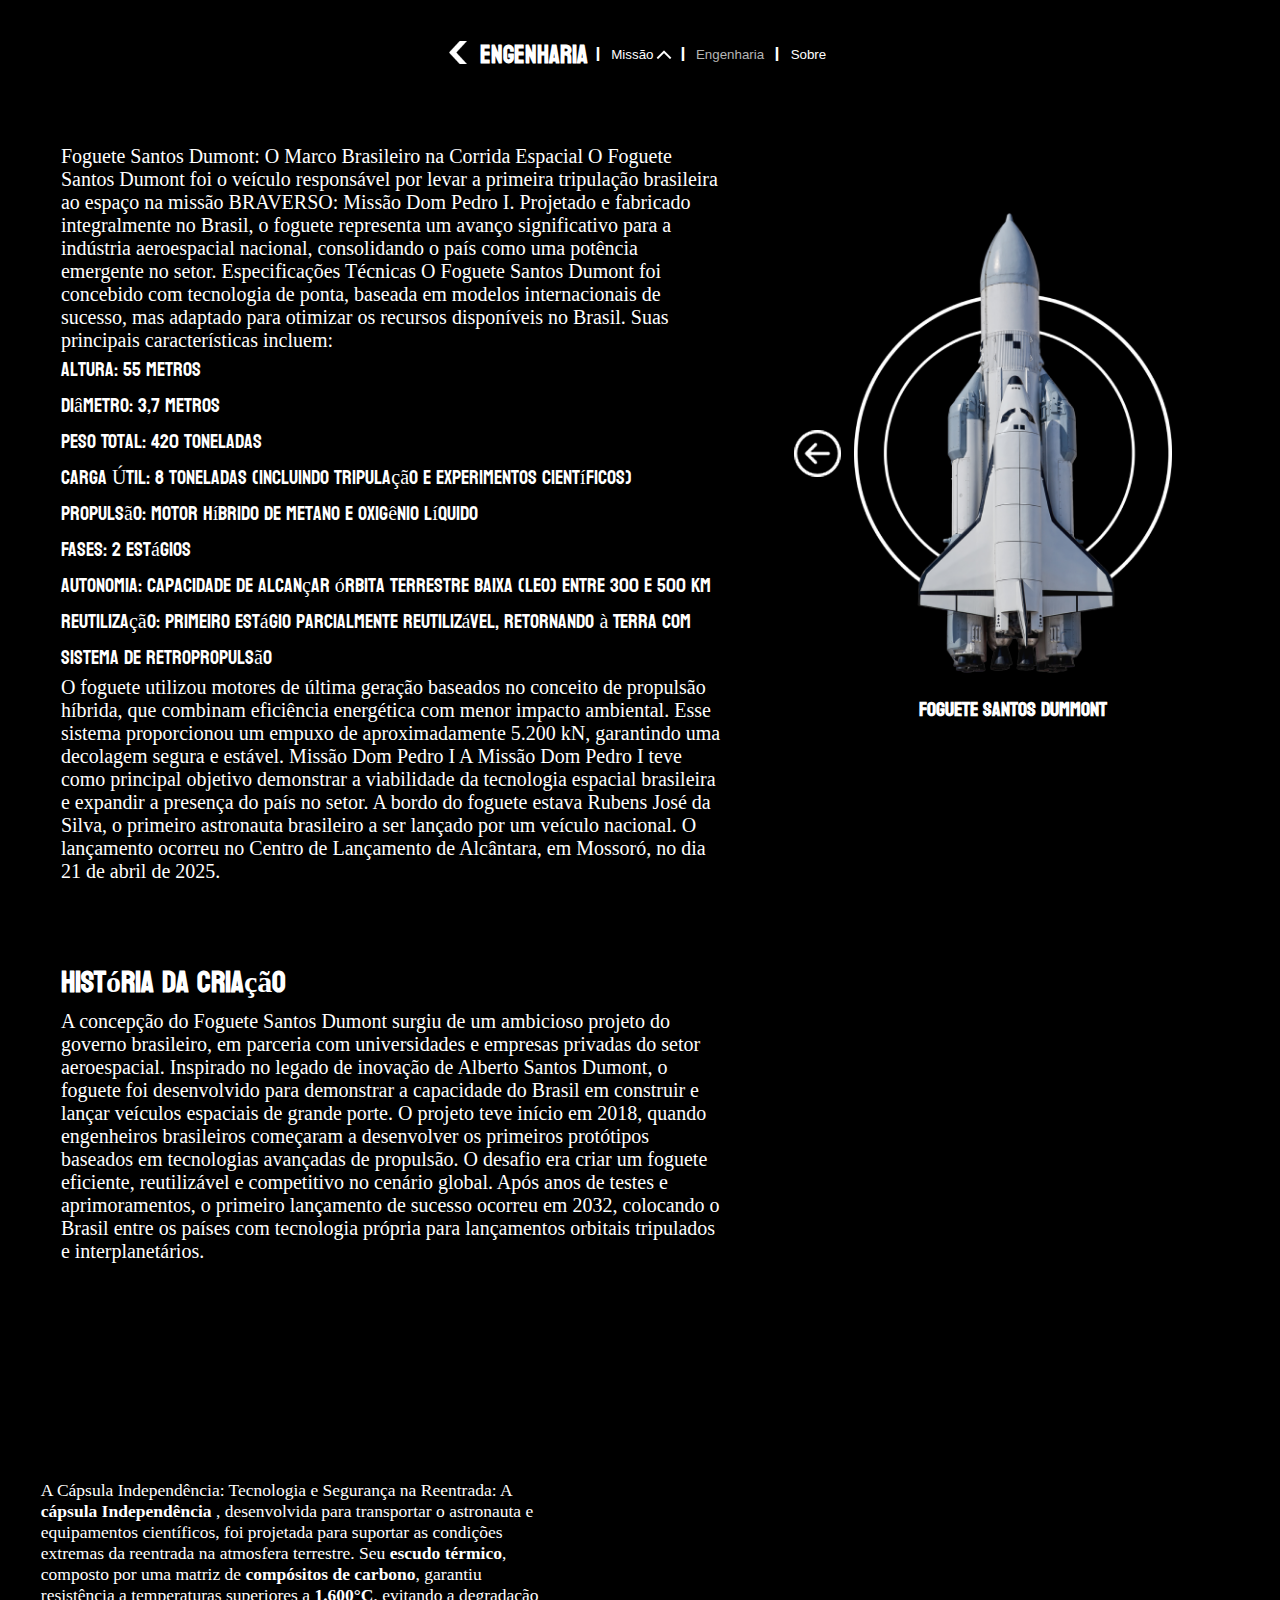
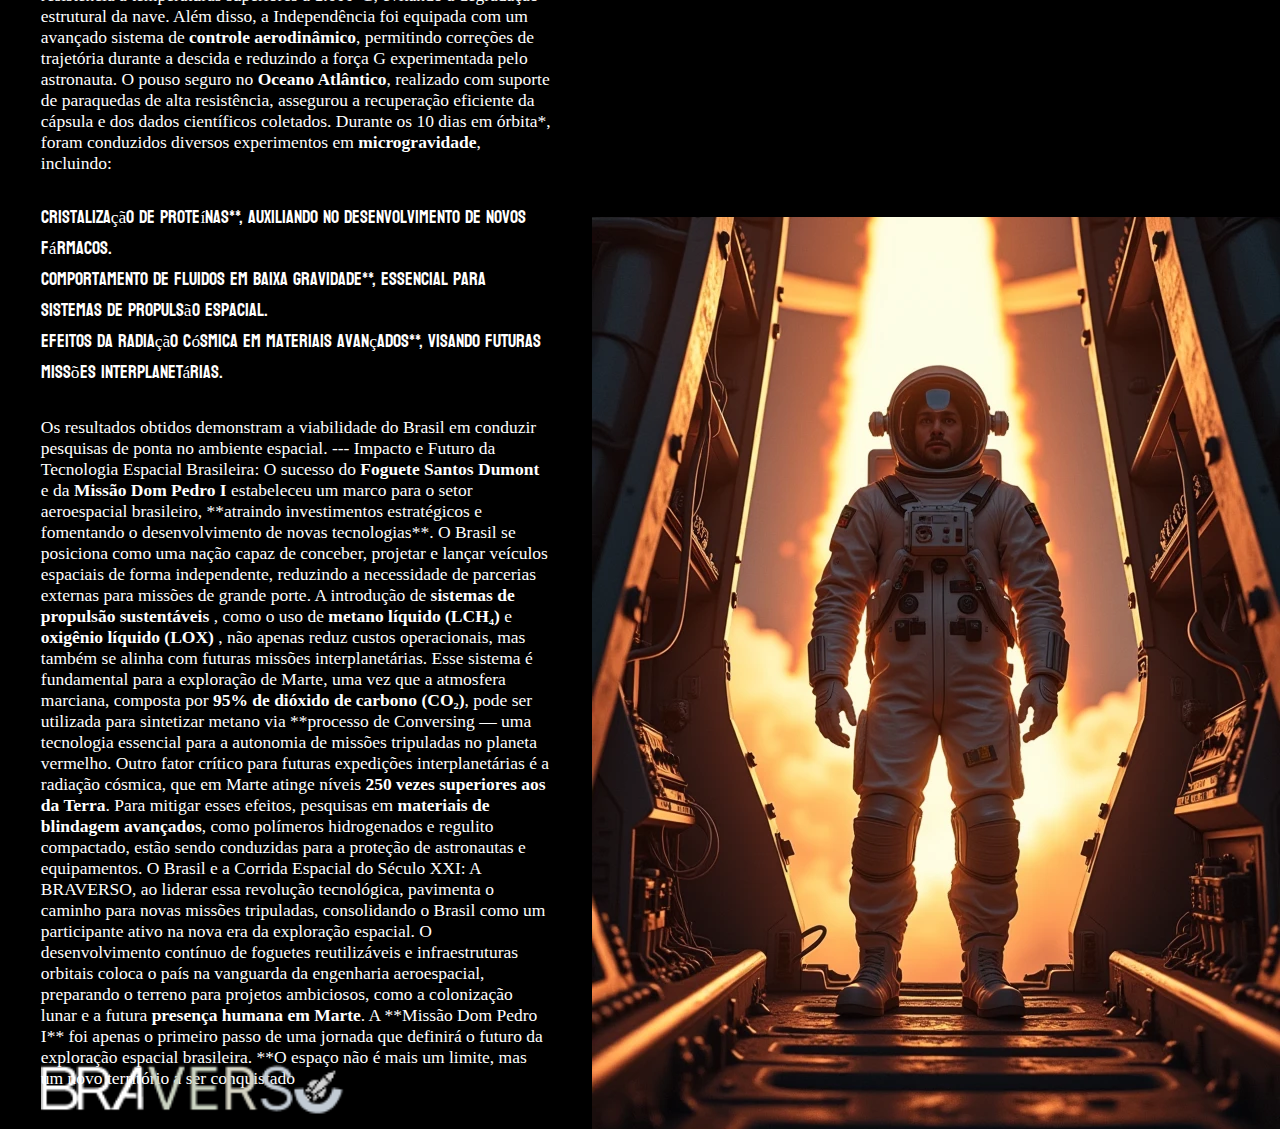
<file: src/pages/engenharia/engenharia.html>
<!DOCTYPE html>
<html lang="en">

<head>
    <meta charset="UTF-8">
    <meta http-equiv="X-UA-Compatible" content="IE=edge">
    <meta name="viewport" content="width=device-width, initial-scale=1.0">
    <link rel="icon" href="../../assets/images/dark-logo.png">
    <link rel="stylesheet" href="../../styles/vendors/reset.css">
    <link href="https://fonts.googleapis.com/css2?family=Koulen&display=swap" rel="stylesheet">
    <link rel="stylesheet" href="../../styles/global.css">
    <link rel="stylesheet" href="../../styles/components/navegacao.css">
    <link rel="stylesheet" href="engenharia.css">
    <title>Braverso - ENGENHARIA</title>
</head>

<body>


    <main>
        <nav class="menu-navegacao">
            <div id="mennav-caixa">
                <a href="../../pages/principal/principal.html" id="botao-voltar">
                    <img src="../../assets/images/voltar.png" alt="">
                </a>


                <h2>ENGENHARIA</h2>

                <span class="span-divisor">|</span>
                <div>
                    <div class="mennav-link" id="mennav-link-to-missao">
                        <button class="mennav-link-btn">Missão</button>
                        <img src="../../assets/images/dropdown.png" alt="">
                        <div class="menu-dropdown" id="menu-dropdown-missao">
                            <a href="../missaodpedro/missaodpedro.html" id="link-to-missao-1"
                                class="link-to-missao">Missão 1</a>
                            <a href="../missaoisabel/missaoisabel.html" id="link-to-missao-2"
                                class="link-to-missao">Missão 2</a>
                        </div>
                    </div>

                </div>

                <span class="span-divisor">|</span>

                <a class="mennav-link" id="mennav-link-to-engenharia">
                    <button class="mennav-link-btn" style="color: rgb(182, 182, 182);">Engenharia</button>
                </a>

                <span class="span-divisor">|</span>

                <a href="../sobre/sobre.html" class="mennav-link" id="mennav-link-to-sobre">
                    <button class="mennav-link-btn">Sobre</button>
                </a>
            </div>
        </nav>

        <section id="section-1">
            <div class="caixa-foguete">
                <a href="../../pages/engenharia/engenharia2.html">
                    <button>
                        <img src="../../assets/images/trocar-foguete.png" alt="">
                    </button>
                </a>
                <div id="caixa-imagem-foguete">
                    <img id="foguete-santos-dummont" src="../../assets/images/foguete-santos-dummont.png" alt="">
                    <div id="titulo">
                        <h4 id="nome-foguete">FOGUETE SANTOS DUMMONT</h4>
                    </div>
                </div>

            </div>
            <div>
                <div id="caixa-info">

                    <div class="caixa-texto" id="texto-info-sec1">
                        <p>
                            Foguete Santos Dumont: O Marco Brasileiro na Corrida Espacial
                            O Foguete Santos Dumont foi o veículo responsável por levar a primeira tripulação brasileira
                            ao
                            espaço na missão BRAVERSO: Missão Dom Pedro I. Projetado e fabricado integralmente no
                            Brasil, o
                            foguete representa um avanço significativo para a indústria aeroespacial nacional,
                            consolidando
                            o país como uma potência emergente no setor.
                            Especificações Técnicas
                            O Foguete Santos Dumont foi concebido com tecnologia de ponta, baseada em modelos
                            internacionais
                            de sucesso, mas adaptado para otimizar os recursos disponíveis no Brasil. Suas principais
                            características incluem:
                        <ul>
                            <li>Altura: 55 metros</li>
                            <li>Diâmetro: 3,7 metros</li>
                            <li>Peso Total: 420 toneladas</li>
                            <li>Carga Útil: 8 toneladas (incluindo tripulação e experimentos científicos)</li>
                            <li>Propulsão: Motor híbrido de metano e oxigênio líquido</li>
                            <li>Fases: 2 estágios</li>
                            <li>Autonomia: Capacidade de alcançar órbita terrestre baixa (LEO) entre 300 e 500 km</li>
                            <li>Reutilização: Primeiro estágio parcialmente reutilizável, retornando à Terra com sistema
                                de
                                retropropulsão</li>
                        </ul>
                        <p>
                            O foguete utilizou motores de última geração baseados no conceito de propulsão híbrida, que
                            combinam eficiência energética com menor impacto ambiental. Esse sistema proporcionou um
                            empuxo
                            de aproximadamente 5.200 kN, garantindo uma decolagem segura e estável.
                            Missão Dom Pedro I
                            A Missão Dom Pedro I teve como principal objetivo demonstrar a viabilidade da tecnologia
                            espacial brasileira e expandir a presença do país no setor. A bordo do foguete estava Rubens
                            José da Silva, o primeiro astronauta brasileiro a ser lançado por um veículo nacional. O
                            lançamento ocorreu no Centro de Lançamento de Alcântara, em Mossoró, no dia 21 de abril de
                            2025.
                        </p>
                        <br>
                        <br>
                        </p>
                        <h2 id="titulo-historia">História da Criação</h2>
                        <p>
                            A concepção do Foguete Santos Dumont surgiu de um ambicioso projeto do governo brasileiro,
                            em
                            parceria com universidades e empresas privadas do setor aeroespacial. Inspirado no legado de
                            inovação de Alberto Santos Dumont, o foguete foi desenvolvido para demonstrar a capacidade
                            do
                            Brasil em construir e lançar veículos espaciais de grande porte.
                            O projeto teve início em 2018, quando engenheiros brasileiros começaram a desenvolver os
                            primeiros protótipos baseados em tecnologias avançadas de propulsão. O desafio era criar um
                            foguete eficiente, reutilizável e competitivo no cenário global. Após anos de testes e
                            aprimoramentos, o primeiro lançamento de sucesso ocorreu em 2032, colocando o Brasil entre
                            os
                            países com tecnologia própria para lançamentos orbitais tripulados e interplanetários.</p>
                    </div>
                </div>
            </div>
        </section>

        <section id="section-2">
            <div class="caixa-texto" id="caixa-texto-2">
                <p>
                    A Cápsula Independência: Tecnologia e Segurança na Reentrada:
                    A <strong>cápsula Independência</strong> , desenvolvida para transportar o astronauta e equipamentos científicos,
                    foi projetada para suportar as condições extremas da reentrada na atmosfera terrestre. Seu <strong>escudo
                    térmico</strong>, composto por uma matriz de <strong>compósitos de carbono</strong>, garantiu
                    resistência a temperaturas superiores a <strong>1.600°C</strong>, evitando a degradação estrutural da nave.

                    Além disso, a Independência foi equipada com um avançado sistema de <strong>controle aerodinâmico</strong>,
                    permitindo correções de trajetória durante a descida e reduzindo a força G experimentada pelo
                    astronauta. O pouso seguro no <strong>Oceano Atlântico</strong>, realizado com suporte de paraquedas de alta
                    resistência, assegurou a recuperação eficiente da cápsula e dos dados científicos coletados.

                    Durante os 10 dias em órbita*, foram conduzidos diversos experimentos em <strong>microgravidade</strong>,
                    incluindo:

                    <ul>
                        <li>Cristalização de proteínas**, auxiliando no desenvolvimento de novos fármacos.</li>
                        <li>Comportamento de fluidos em baixa gravidade**, essencial para sistemas de propulsão espacial.</li>
                        <li>Efeitos da radiação cósmica em materiais avançados**, visando futuras missões interplanetárias.</li>
                    </ul>

                    <p>
                    Os resultados obtidos demonstram a viabilidade do Brasil em conduzir pesquisas de ponta no ambiente
                    espacial.

                    ---

                    Impacto e Futuro da Tecnologia Espacial Brasileira: 
                    O sucesso do <strong>Foguete Santos Dumont</strong> e da <strong>Missão Dom Pedro I</strong> estabeleceu um marco para o setor
                    aeroespacial brasileiro, **atraindo investimentos estratégicos e fomentando o desenvolvimento de
                    novas tecnologias**. O Brasil se posiciona como uma nação capaz de conceber, projetar e lançar
                    veículos espaciais de forma independente, reduzindo a necessidade de parcerias externas para missões
                    de grande porte.

                    A introdução de <strong>sistemas de propulsão sustentáveis</strong> , como o uso de <strong>metano líquido (LCH₄)</strong> e <strong> oxigênio líquido (LOX)</strong>
                   , não apenas reduz custos operacionais, mas também se alinha com futuras
                    missões interplanetárias. Esse sistema é fundamental para a exploração de Marte, uma vez que a
                    atmosfera marciana, composta por <strong> 95% de dióxido de carbono (CO₂)</strong>, pode ser utilizada para
                    sintetizar metano via **processo de Conversing — uma tecnologia essencial para a autonomia de
                    missões tripuladas no planeta vermelho.

                    Outro fator crítico para futuras expedições interplanetárias é a radiação cósmica, que em Marte
                    atinge níveis <strong>250 vezes superiores aos da Terra</strong>. Para mitigar esses efeitos, pesquisas em
                    <strong>materiais de blindagem avançados</strong>, como polímeros hidrogenados e regulito compactado, estão sendo
                    conduzidas para a proteção de astronautas e equipamentos.

                    O Brasil e a Corrida Espacial do Século XXI:
                    A BRAVERSO, ao liderar essa revolução tecnológica, pavimenta o caminho para novas missões
                    tripuladas, consolidando o Brasil como um participante ativo na nova era da exploração espacial. O
                    desenvolvimento contínuo de foguetes reutilizáveis e infraestruturas orbitais coloca o país na
                    vanguarda da engenharia aeroespacial, preparando o terreno para projetos ambiciosos, como a
                    colonização lunar e a futura <strong>presença humana em Marte</strong>.

                    A **Missão Dom Pedro I** foi apenas o primeiro passo de uma jornada que definirá o futuro da
                    exploração espacial brasileira. **O espaço não é mais um limite, mas um novo território a ser
                    conquistado </p>

                <img id="logo" src="../../assets/images/logo.png" alt="">
            </div>



            <img id="imagem-do-astronauta" src="../../assets/images/astronauta-marte.png" alt="">
        </section>
    </main>






</body>

</html>
</file>
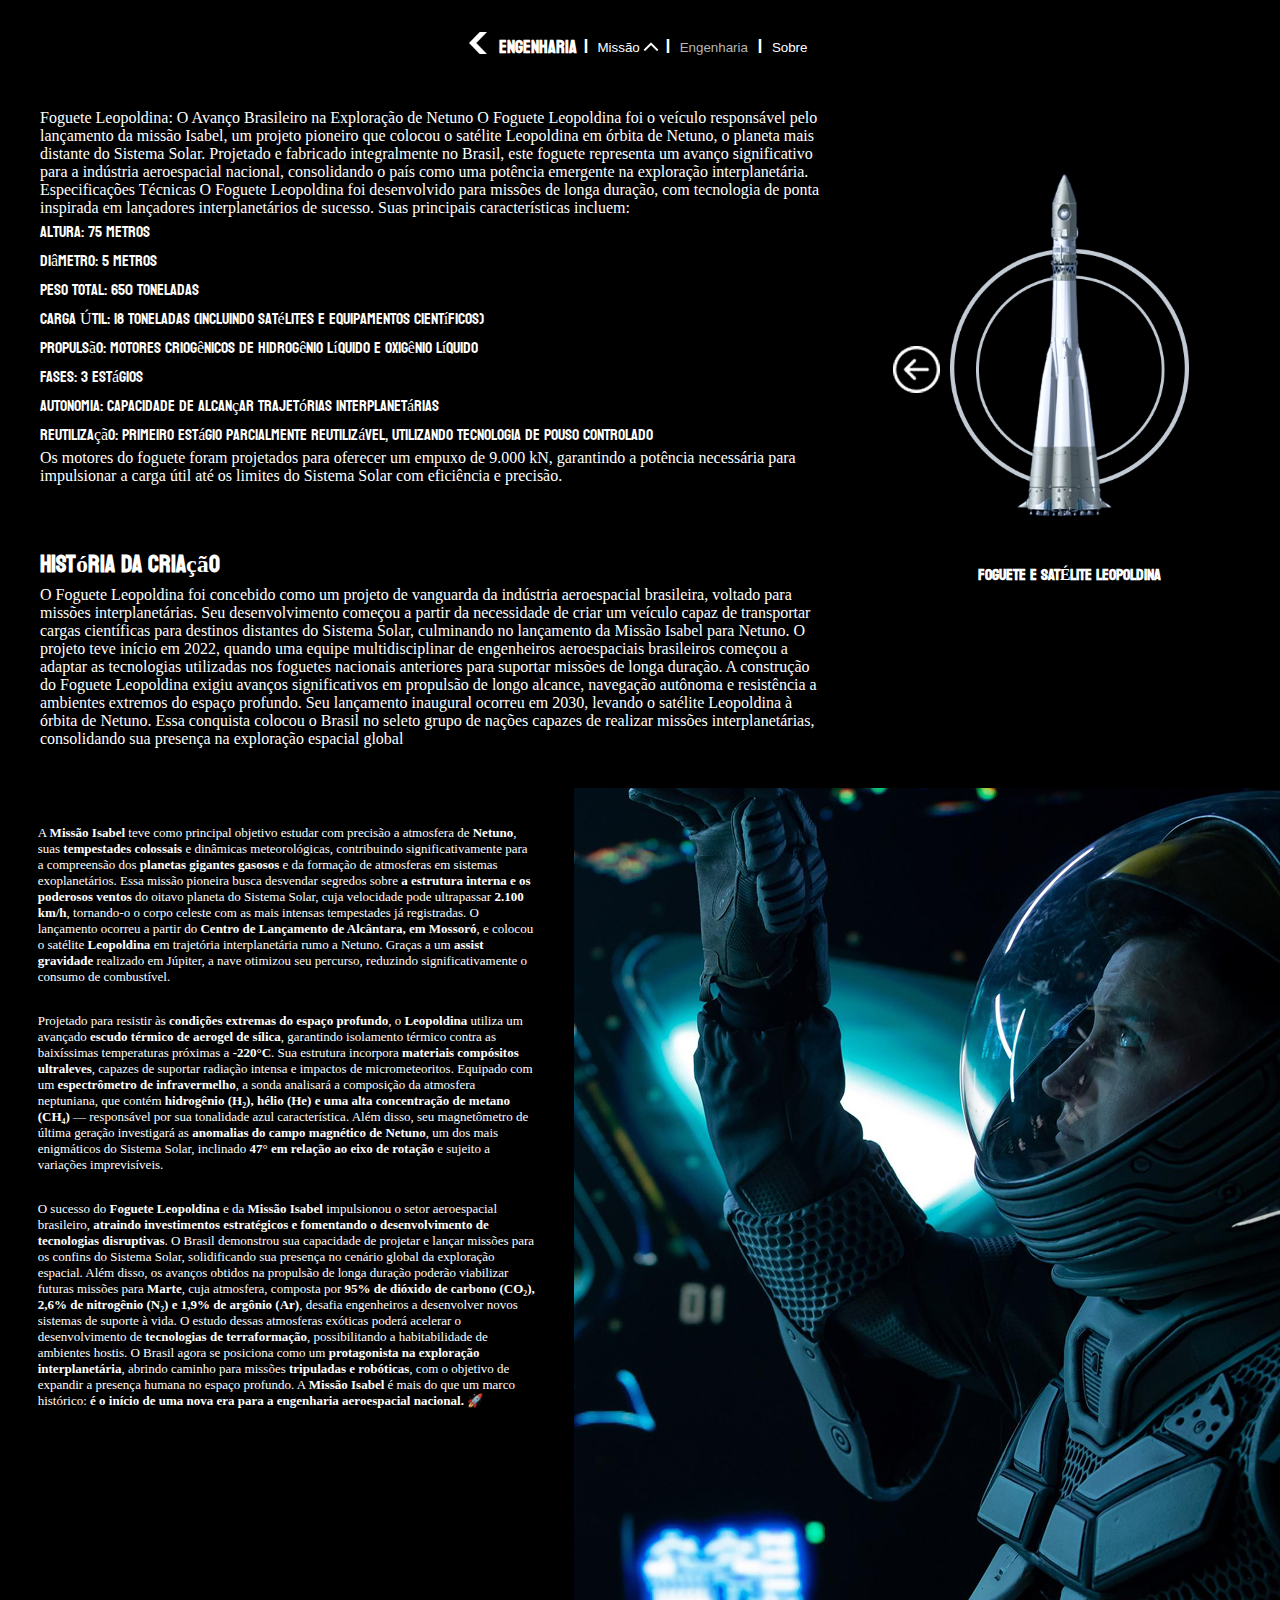
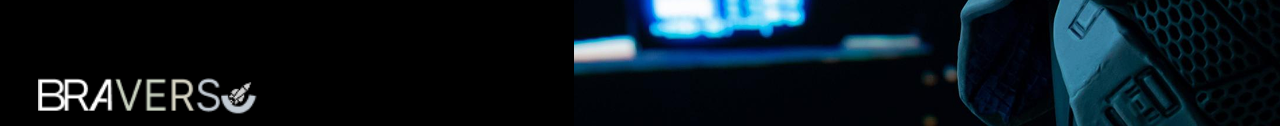
<file: src/pages/engenharia/engenharia2.html>
<!DOCTYPE html>
<html lang="en">

<head>
    <meta charset="UTF-8">
    <meta http-equiv="X-UA-Compatible" content="IE=edge">
    <meta name="viewport" content="width=device-width, initial-scale=1.0">
    <link rel="icon" href="../../assets/images/dark-logo.png">
    <link rel="stylesheet" href="../../styles/vendors/reset.css">
    <link href="https://fonts.googleapis.com/css2?family=Koulen&display=swap" rel="stylesheet">
    <link rel="stylesheet" href="../../styles/global.css">
    <link rel="stylesheet" href="../../styles/components/navegacao.css">
    <link rel="stylesheet" href="engenharia2.css">
    <title>Braverso - ENGENHARIA</title>
</head>

<body>


    <main>
        <nav class="menu-navegacao">
            <div id="mennav-caixa">
                <a href="../../pages/principal/principal.html" id="botao-voltar">
                    <img src="../../assets/images/voltar.png" alt="">
                </a>


                <h2>ENGENHARIA</h2>

                <span class="span-divisor">|</span>
                <div>
                    <div class="mennav-link" id="mennav-link-to-missao">
                        <button class="mennav-link-btn">Missão</button>
                        <img src="../../assets/images/dropdown.png" alt="">
                        <div class="menu-dropdown" id="menu-dropdown-missao">
                            <a href="../missaodpedro/missaodpedro.html" id="link-to-missao-1"
                                class="link-to-missao">Missão 1</a>
                            <a href="../missaoisabel/missaoisabel.html" id="link-to-missao-2"
                                class="link-to-missao">Missão 2</a>
                        </div>
                    </div>

                </div>

                <span class="span-divisor">|</span>

                <a class="mennav-link" id="mennav-link-to-engenharia">
                    <button class="mennav-link-btn" style="color: rgb(182, 182, 182);">Engenharia</button>
                </a>

                <span class="span-divisor">|</span>

                <a href="../sobre/sobre.html" class="mennav-link" id="mennav-link-to-sobre">
                    <button class="mennav-link-btn">Sobre</button>
                </a>
            </div>
        </nav>

        <section id="section-1">
            <div class="caixa-foguete">
                <a href="../../pages/engenharia/engenharia.html">
                    <button>
                        <img src="../../assets/images/trocar-foguete.png" alt="">
                    </button>
                </a>
                <div id="caixa-imagem-foguete">
                    <img id="foguete-santos-dummont" src="../../assets/images/foguete-leopoldina (1).png" alt="">
                    <div id="titulo">
                        <h4 id="nome-foguete">FOGUETE E SATÉLITE LEOPOLDINA</h4>
                    </div>
                </div>

            </div>
            <div>
                <div id="caixa-info">

                    <div class="caixa-texto" id="texto-info-sec1">
                        <p>
                            Foguete Leopoldina: O Avanço Brasileiro na Exploração de Netuno
                            O Foguete Leopoldina foi o veículo responsável pelo lançamento da missão Isabel, um projeto
                            pioneiro que colocou o satélite Leopoldina em órbita de Netuno, o planeta mais distante do
                            Sistema Solar. Projetado e fabricado integralmente no Brasil, este foguete representa um
                            avanço significativo para a indústria aeroespacial nacional, consolidando o país como uma
                            potência emergente na exploração interplanetária.
                            Especificações Técnicas
                            O Foguete Leopoldina foi desenvolvido para missões de longa duração, com tecnologia de ponta
                            inspirada em lançadores interplanetários de sucesso. Suas principais características
                            incluem:
                        </p>
                        <ul>
                            <li>Altura: 75 metros</li>
                            <li>Diâmetro: 5 metros</li>
                            <li>Peso Total: 650 toneladas</li>
                            <li>Carga Útil: 18 toneladas (incluindo satélites e equipamentos científicos)</li>
                            <li>Propulsão: Motores criogênicos de hidrogênio líquido e oxigênio líquido</li>
                            <li>Fases: 3 estágios</li>
                            <li>Autonomia: Capacidade de alcançar trajetórias interplanetárias</li>
                            <li>Reutilização: Primeiro estágio parcialmente reutilizável, utilizando tecnologia de pouso
                                controlado</li>
                        </ul>
                        <p>
                            Os motores do foguete foram projetados para oferecer um empuxo de 9.000 kN, garantindo a
                            potência necessária para impulsionar a carga útil até os limites do Sistema Solar com
                            eficiência e precisão.
                        </p>


                        </p>
                        <br>
                        <br>
                        </p>
                        <h2 id="titulo-historia">História da Criação</h2>
                        <p>
                            O Foguete Leopoldina foi concebido como um projeto de vanguarda da indústria aeroespacial
                            brasileira, voltado para missões interplanetárias. Seu desenvolvimento começou a partir da
                            necessidade de criar um veículo capaz de transportar cargas científicas para destinos
                            distantes do Sistema Solar, culminando no lançamento da Missão Isabel para Netuno.
                            O projeto teve início em 2022, quando uma equipe multidisciplinar de engenheiros
                            aeroespaciais brasileiros começou a adaptar as tecnologias utilizadas nos foguetes nacionais
                            anteriores para suportar missões de longa duração. A construção do Foguete Leopoldina exigiu
                            avanços significativos em propulsão de longo alcance, navegação autônoma e resistência a
                            ambientes extremos do espaço profundo.
                            Seu lançamento inaugural ocorreu em 2030, levando o satélite Leopoldina à órbita de Netuno.
                            Essa conquista colocou o Brasil no seleto grupo de nações capazes de realizar missões
                            interplanetárias, consolidando sua presença na exploração espacial global</p>
                    </div>
                </div>
            </div>
        </section>

        <section id="section-2">
            <div class="caixa-texto" id="caixa-texto-2">
                <p>
                <p>A <strong>Missão Isabel</strong> teve como principal objetivo estudar com precisão a atmosfera de
                    <strong>Netuno</strong>, suas <strong>tempestades colossais</strong> e dinâmicas meteorológicas,
                    contribuindo significativamente para a compreensão dos <strong>planetas gigantes gasosos</strong> e
                    da formação de atmosferas em sistemas exoplanetários. Essa missão pioneira busca desvendar segredos
                    sobre <strong>a estrutura interna e os poderosos ventos</strong> do oitavo planeta do Sistema Solar,
                    cuja velocidade pode ultrapassar <strong>2.100 km/h</strong>, tornando-o o corpo celeste com as mais
                    intensas tempestades já registradas. O lançamento ocorreu a partir do <strong>Centro de Lançamento
                        de Alcântara, em Mossoró</strong>, e colocou o satélite <strong>Leopoldina</strong> em
                    trajetória interplanetária rumo a Netuno. Graças a um <strong>assist gravidade</strong> realizado em
                    Júpiter, a nave otimizou seu percurso, reduzindo significativamente o consumo de combustível.</p>

                <p>Projetado para resistir às <strong>condições extremas do espaço profundo</strong>, o
                    <strong>Leopoldina</strong> utiliza um avançado <strong>escudo térmico de aerogel de
                        sílica</strong>, garantindo isolamento térmico contra as baixíssimas temperaturas próximas a
                    <strong>-220°C</strong>. Sua estrutura incorpora <strong>materiais compósitos ultraleves</strong>,
                    capazes de suportar radiação intensa e impactos de micrometeoritos. Equipado com um
                    <strong>espectrômetro de infravermelho</strong>, a sonda analisará a composição da atmosfera
                    neptuniana, que contém <strong>hidrogênio (H₂), hélio (He) e uma alta concentração de metano
                        (CH₄)</strong> — responsável por sua tonalidade azul característica. Além disso, seu
                    magnetômetro de última geração investigará as <strong>anomalias do campo magnético de
                        Netuno</strong>, um dos mais enigmáticos do Sistema Solar, inclinado <strong>47° em relação ao
                        eixo de rotação</strong> e sujeito a variações imprevisíveis.</p>

                <p>O sucesso do <strong>Foguete Leopoldina</strong> e da <strong>Missão Isabel</strong> impulsionou o
                    setor aeroespacial brasileiro, <strong>atraindo investimentos estratégicos e fomentando o
                        desenvolvimento de tecnologias disruptivas</strong>. O Brasil demonstrou sua capacidade de
                    projetar e lançar missões para os confins do Sistema Solar, solidificando sua presença no cenário
                    global da exploração espacial. Além disso, os avanços obtidos na propulsão de longa duração poderão
                    viabilizar futuras missões para <strong>Marte</strong>, cuja atmosfera, composta por <strong>95% de
                        dióxido de carbono (CO₂), 2,6% de nitrogênio (N₂) e 1,9% de argônio (Ar)</strong>, desafia
                    engenheiros a desenvolver novos sistemas de suporte à vida. O estudo dessas atmosferas exóticas
                    poderá acelerar o desenvolvimento de <strong>tecnologias de terraformação</strong>, possibilitando a
                    habitabilidade de ambientes hostis. O Brasil agora se posiciona como um <strong>protagonista na
                        exploração interplanetária</strong>, abrindo caminho para missões <strong>tripuladas e
                        robóticas</strong>, com o objetivo de expandir a presença humana no espaço profundo. A
                    <strong>Missão Isabel</strong> é mais do que um marco histórico: <strong>é o início de uma nova era
                        para a engenharia aeroespacial nacional.</strong> 🚀</p>


                <img id="logo" src="../../assets/images/logo.png" alt="">
            </div>



            <img id="imagem-do-astronauta" src="../../assets/images/astronauta-netuno.png" alt="">
        </section>
    </main>






</body>

</html>
</file>
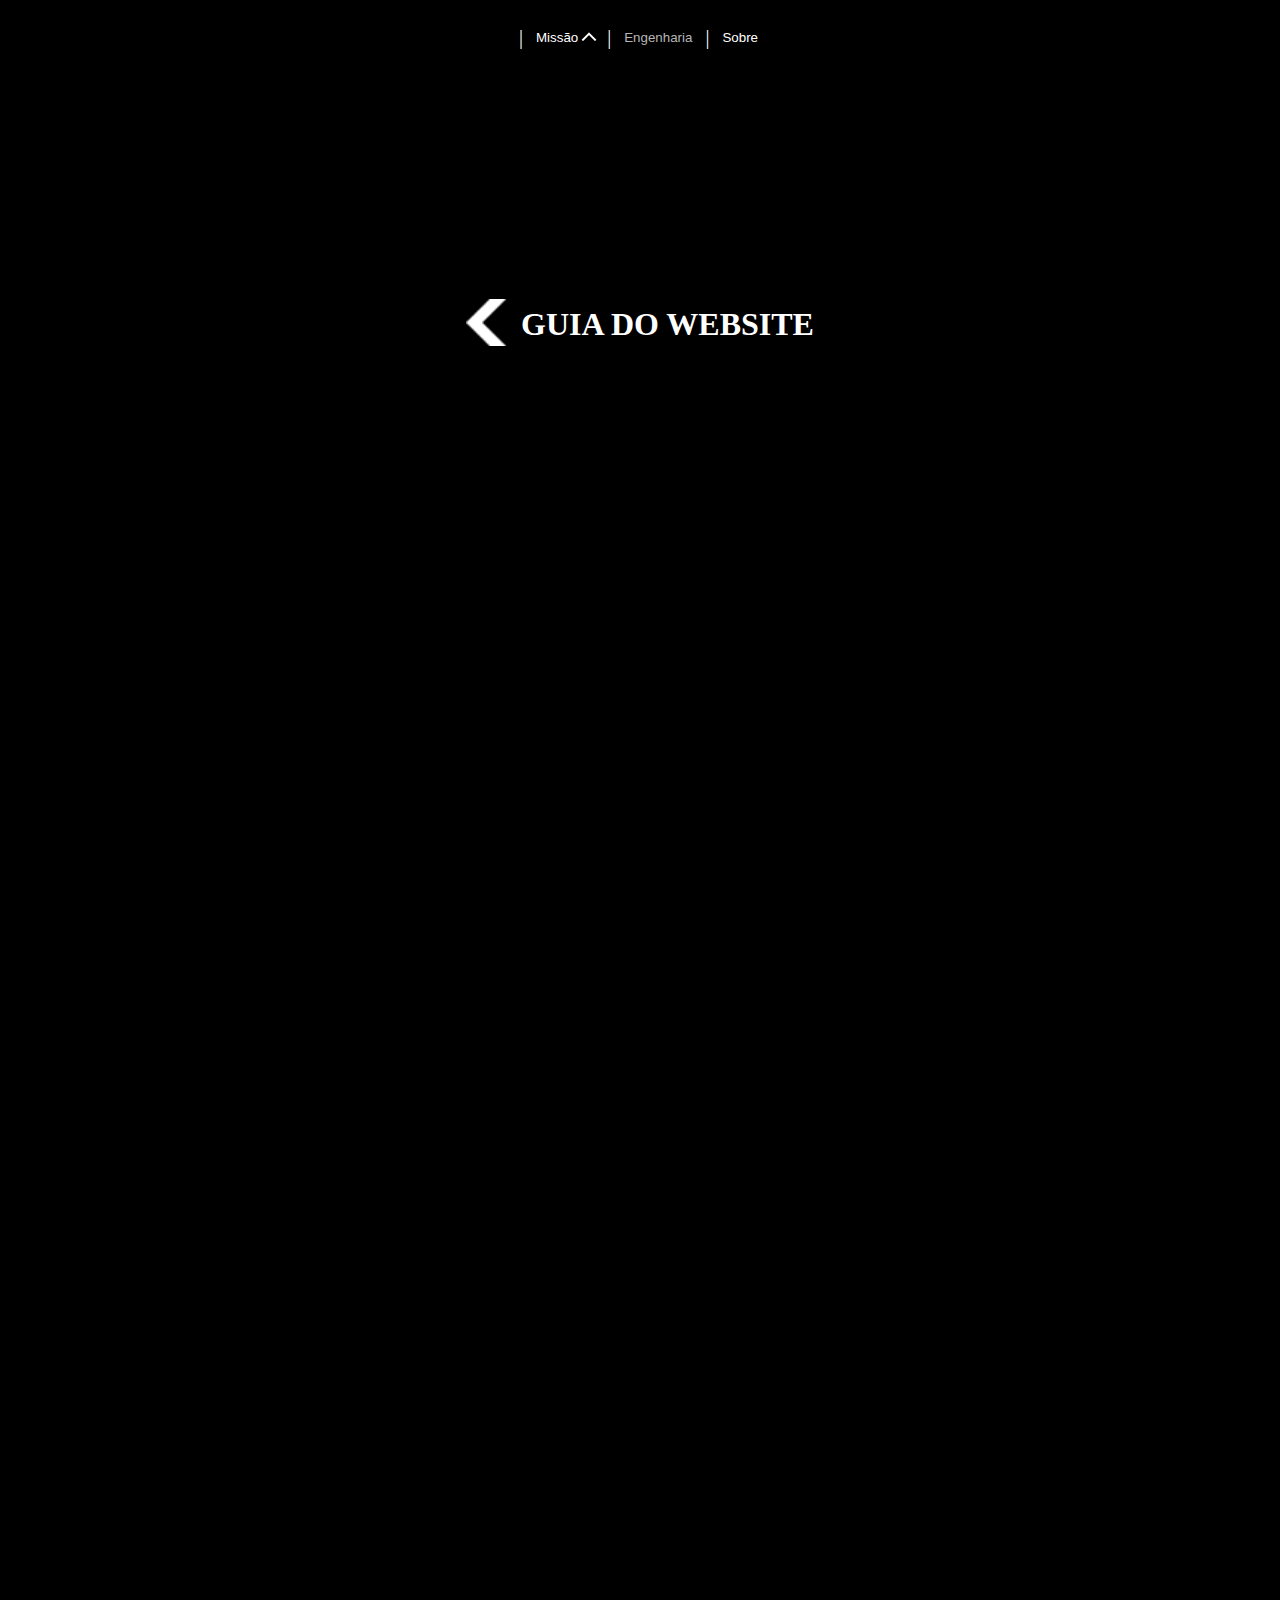
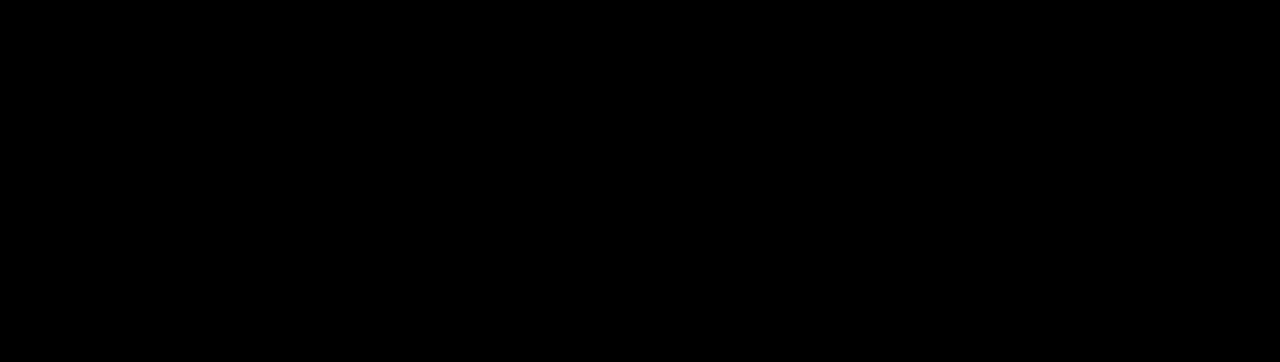
<file: src/pages/guia/guia.html>
<!DOCTYPE html>
<html lang="pt-br">

<head>
    <meta charset='utf-8'>
    <meta http-equiv='X-UA-Compatible' content='IE=edge'>
    <meta name='viewport' content='width=device-width, initial-scale=1'>
    <link rel="stylesheet" href="../../styles/global.css">
    <link rel="icon" href="../../assets/images/dark-logo.png">
    <link rel="stylesheet" href="../../styles/components/navegacao.css">
    <link rel="stylesheet" href="../../styles/vendors/reset.css">
    <link rel="stylesheet" href="../../styles/global.css">
    <link rel='stylesheet' type='text/css' media='screen' href='guia.css'>
    <title>Braverso - GUIA</title>
</head>

<body>
    <header>

        <nav class="menu-navegacao">
            <div id="mennav-caixa">
                <span class="span-divisor">|</span>
                <div>
                    <div class="mennav-link" id="mennav-link-to-missao">
                        <button class="mennav-link-btn">Missão</button>
                        <img src="../../assets/images/dropdown.png" alt="">
                        <div class="menu-dropdown" id="menu-dropdown-missao">
                            <a href="../missaodpedro/missaodpedro.html" id="link-to-missao-1"
                                class="link-to-missao">Missão 1</a>
                            <a href="../missaoisabel/missaoisabel.html" id="link-to-missao-2"
                                class="link-to-missao">Missão 2</a>
                        </div>
                    </div>

                </div>

                <span class="span-divisor">|</span>

                <a class="mennav-link" id="mennav-link-to-engenharia">
                    <button class="mennav-link-btn" style="color: rgb(182, 182, 182);">Engenharia</button>
                </a>

                <span class="span-divisor">|</span>

                <a href="../sobre/sobre.html" class="mennav-link" id="mennav-link-to-sobre">
                    <button class="mennav-link-btn">Sobre</button>
                </a>
            </div>
        </nav>

    <main class="guia-website">
        <div class="guia-website-titulo-seta">
            <a href="../../pages/principal/principal.html">
                <img class="guia-website-seta" src="../../assets/images/voltar.png" alt="seta">
            </a>
            <h1 class="guia-website-titulo">GUIA DO WEBSITE</h1>
        </div>
        <section class="guia-website-principal">
            <div class="guia-website-escrito">
                <div class="guia-website-texto">
                    <p>O website da Braverso objetiva rapidamente o leitor das últimas notícias espaciais dentro do
                        mercado brasileiro e o decorrer das missões espaciais concluídas e em andamento.</p>
                    <p>i) Missão D. Pedro I, concluída. A Braverso objetivava ser o primeiro programa espacial
                        brasileiro a atingir a lua e explorar as reservas de hélio-3 presentes;</p>
                    <p>ii) Missão Isabel, em andamento. O objetivo é o futuro lançamento do satélite Leopoldina, que
                        orbitará o último planeta do sistema solar, Netuno, e se tornará o satélite
                        mais distante presente dentro do sistema solar;</p>
                </div>
                <img class="guia-website-image" src="../../assets/images/INFORMAÇÕES DO USUÁRIO 1.png" alt="INFORMAÇÕES">
            </div>
        </section>
        <section>
            <div class="conteudo-texto-2">

                <img class="foto-macaco" src="../../assets/images/logo.png" alt="logo Braverso">

                <div class="conteudo-texto-3">
                    <p>O website da Braverso mantém seus leitores informados sobre os avanços do setor espacial
                        brasileiro,
                        cobrindo desde os últimos lançamentos até as missões em desenvolvimento,
                        consolidando o Brasil como um participante ativo na exploração espacial.</p>
                    <p>
                        i) Missão Santos Dumont, concluída. Pela primeira vez, uma sonda brasileira orbitou Marte,
                        coletando
                        dados atmosféricos para pesquisas climáticas e geológicas. Os resultados obtidos auxiliam na
                        busca
                        por possíveis sinais de vida e na futura exploração humana do planeta vermelho.</p>
                    <p>
                        ii) Missão Tiradentes, em andamento. Com o ambicioso propósito de estabelecer uma base orbital
                        na
                        Lua, esta missão visa construir a primeira estação espacial brasileira no espaço profundo. O
                        projeto
                        busca possibilitar pesquisas sobre a viabilidade da mineração lunar e o suporte à exploração
                        interplanetária.
                        A Braverso traz atualizações constantes sobre o setor espacial, cobrindo projetos inovadores e o
                        progresso das missões que posicionam o Brasil no cenário global da exploração cósmica.</p>
                    <p>
                        i) Missão Guarani, concluída. O envio bem-sucedido do satélite Tupã à órbita terrestre garantiu
                        um
                        avanço na previsão meteorológica e no monitoramento de mudanças climáticas no território
                        brasileiro,
                        contribuindo para políticas ambientais e agrícolas mais eficientes.</p>
                </div>
            </div>
        </section>
    </main>

    <footer>

    </footer>
</body>

</html>
</file>
<file: src/styles/global.css>
/* a pasta styles é usada para guardar arquivos com códigos css */
/* o arquivo global.css é usado para guardar css com parametros para todos os sites */

body{
    font-family: Koulen, serif;
    font-weight: 400;
    background-color: black;
    overflow-x: hidden;
    color: white;
}

a{
    text-decoration: none;
    color: white;
}

p{
    font-family: "Kosugi Maru", serif;
    font-weight: 400;
    font-style: normal;
}

button{
    background: none;
    border: none;
    color: white;
}

.animated-button{
    position: relative;
}

.animated-button::after{
    content: "";
    position: absolute;
    width: 0%;
    height: 1px;
    background-color: white;
    bottom: 0;
    left: 0;
    transition: 0.3s ease-in-out;
}

.animated-button:hover::after{
    width: 100%;
   
}
</file>
<file: src/styles/components/navegacao.css>
/* a pasta components é usada para guardar arquivos com códigos de elementos que se repetem, como botões, etc */


.menu-navegacao{
    grid-row: 3;
    justify-self: center;
    margin-top: 2%;
}



.menu-navegacao #mennav-caixa{
    display: flex;
    align-items: center;
    text-align: center;
    gap: 10px;
    font-size: 35px;
    
}



#mennav-caixa h2{
    font-family: Koulen;
    font-size: max(10px, 2vw);
}


.span-divisor{

    font-weight: 100;
    font-size: 20px; 
    text-align: center;
    align-self: center;
}


.mennav-link{
    display: flex;
    align-items: center;
}

.mennav-link:hover{
    cursor: pointer;
}

.mennav-link .mennav-link-btn{
    margin: 3px;
}

.mennav-link-btn:hover{
    cursor: pointer;
}

.mennav-caixa-texto-imagem{
    display: flex;
}

.mennav-caixa-texto-imagem img{
    align-self: center;
    width: auto;
    height: 25%;
    margin: 2%;
}

#menu-dropdown-missao{
    display: none;
    flex-flow: column;
    background-color: rgb(20, 20, 20);
    column-gap: 20px;
    gap: 14px;
    position: absolute;
    font-family: Arial;
    font-size: 15px;
    padding: 8px;
}


.mennav-link:hover #menu-dropdown-missao{
    display: flex;
}

.link-to-missao:hover{
    background-color: #555;
    cursor: pointer;
}


@keyframes fadeIn { /* animação */
    from {
        opacity: 0;
        transform: translateY(10px);
    }
    to {
        opacity: 1;
        transform: translateY(0);
    }
}

@keyframes slideIn { /* animação */
    from {
        transform: translateX(-100px);
        opacity: 0;
    }
    to {
        transform: translateX(0);
        opacity: 1;
    }
}

.mennav-link-btn { /* animação */
    transition: background 0.3s ease-in-out, transform 0.2s;
}

.menu-navegacao { /* animação */
    animation: slideIn 1s ease-in-out;
}





@media(max-width: 320px){ /* pequenos celulares */
    .mennav-link, .span-divisor{
        display: none;
    }
}
</file>
<file: src/pages/engenharia/engenharia.css>
/* Tamanho de fonte base para telas menores */
html {
    font-size: 16px; /* Base para telas menores */
}

/* Ajustes para telas maiores que 800px */
@media (min-width: 800px) {
    html {
        font-size: 18px;
    }
}

/* Ajustes para telas maiores que 1200px */
@media (min-width: 1200px) {
    html {
        font-size: 20px;
    }
}

/* Ajustes para telas maiores que 2000px */
@media (min-width: 2000px) {
    html {
        font-size: 24px; /* Aumenta o tamanho da fonte para telas muito grandes */
    }

    #section-1 {
        margin-bottom: 15%; /* Ajusta a margem inferior */
    }

    .caixa-foguete #foguete-santos-dummont {
        height: 30rem; /* Aumenta o tamanho do foguete */
    }

    #section-2 {
        font-size: 1.1rem; /* Ajusta o tamanho da fonte para a seção 2 */
    }

    #section-2 #imagem-do-astronauta {
        max-width: 600px; /* Aumenta o tamanho máximo da imagem do astronauta */
    }

    #logo {
        height: 6%; /* Aumenta o tamanho do logo */
    }
}

/* Ajustes para telas maiores que 3000px */
@media (min-width: 3000px) {
    html {
        font-size: 28px; /* Aumenta ainda mais o tamanho da fonte para telas gigantes */
    }

    #section-1 {
        margin-bottom: 20%; /* Ajusta a margem inferior */
    }

    .caixa-foguete #foguete-santos-dummont {
        height: 35rem; /* Aumenta ainda mais o tamanho do foguete */
    }

    #section-2 {
        font-size: 1.2rem; /* Ajusta o tamanho da fonte para a seção 2 */
    }

    #section-2 #imagem-do-astronauta {
        max-width: 800px; /* Aumenta ainda mais o tamanho máximo da imagem do astronauta */
    }

    #logo {
        height: 8%; /* Aumenta ainda mais o tamanho do logo */
    }
}

/* Estilos gerais (mantidos do arquivo original) */
#section-1 {
    margin: 3%;
    padding: 10px;
}

#caixa-info {
    display: grid;
    grid-template-columns: 1fr 1fr;
}

.menu-navegacao #mennav-caixa {
    font-size: 1.375rem; /* 22px / 16px = 1.375rem */
    gap: 2px;
}

#mennav-caixa .mennav-link {
    padding: 0.3125rem; /* 5px / 16px = 0.3125rem */
}

#botao-voltar img {
    width: 70%;
    height: 70%;
}

#mennav-caixa h2 {
    font-size: 1.25rem; /* 20px / 16px = 1.25rem */
    padding: 0.3125rem; /* 5px / 16px = 0.3125rem */
}

.caixa-foguete {
    justify-self: center;
    text-align: center;
}

#caixa-imagem-foguete {
    width: fit-content;
}

#caixa-info {
    display: flex;
}

.caixa-texto {
    justify-self: center;
    text-align: center;
    margin: 0.625rem; /* 10px / 16px = 0.625rem */
}

.caixa-texto li {
    list-style: none;
}

#section-2 {
    text-align: center;
}

#section-2 p {
    margin: 10%;
}

#section-2 #imagem-do-astronauta {
    display: none;
    max-width: 500px;
}

#logo {
    display: none;
    justify-self: start;
    width: 5%;
    height: 5%;
}

@media (min-width: 800px) {
    #section-1 {
        display: flex;
        max-width: max-content;
        flex-direction: row-reverse;
        margin-bottom: 12%;
    }

    .caixa-foguete {
        display: flex;
        grid-column: 2;
        align-items: center;
        align-self: flex-start;
        gap: 0.625rem; /* 10px / 16px = 0.625rem */
        height: 100%;
        width: 100%;
    }

    .caixa-foguete #foguete-santos-dummont {
        height: 25rem; /* 400px / 16px = 25rem */
    }

    #caixa-imagem-foguete {
        display: flex;
        flex-direction: column;
        justify-content: center;
        align-items: center;
        text-align: start;
    }

    #section-2 {
        display: flex;
        font-size: 0.875rem; /* 14px / 16px = 0.875rem */
    }

    #section-2 ul {
        text-align: left;
        margin: 5%;
    }

    #section-2 p {
        margin: 5%;
    }

    #section-2 #imagem-do-astronauta {
        grid-column: 2, 3;
        display: block;
        align-self: end;
        justify-self: end;
    }

    .caixa-texto p {
        text-align: left;
    }

    #caixa-texto-2 {
        position: relative;
    }

    #logo {
        display: block;
        position: absolute;
        bottom: 0;
        width: auto;
        height: 3%;
        margin-left: 5%;
    }
}

@media (min-width: 1200px) {
    .caixa-texto p, .caixa-texto li {
        margin: 0;
        text-align: left;
    }

    .caixa-foguete {
        margin: 5%;
    }

    #foguete-santos-dummont {
        height: 80%;
    }

    #titulo-historia {
        text-align: start;
    }

    #section-2 #imagem-do-astronauta {
        width: 250rem; /* 4000px / 16px = 250rem */
        max-width: 250rem; /* 4000px / 16px = 250rem */
    }

    #logo {
        display: block;
        position: absolute;
        bottom: 0;
        width: auto;
        height: 5%;
        margin-left: 5%;
    }
}
</file>
<file: src/pages/engenharia/engenharia2.css>
#section-1{
    margin: 20px;
    padding: 10px;
}

#caixa-info{
    display: grid;
    grid-template-columns: 1fr 1fr;
}

.menu-navegacao #mennav-caixa{
    font-size: 22px;
    gap: 2px;
}

#mennav-caixa .mennav-link{
    padding: 5px;
}

#botao-voltar img{
    width: 70%;
    height: 70%;
}

#mennav-caixa h2{
    font-size: large;
    padding: 5px;
}

.caixa-foguete{
    justify-self: center;
    text-align: center;
}


#caixa-imagem-foguete{
    width: fit-content;
}

#caixa-info{
    display: flex;
}

.caixa-texto{
    justify-self: center;
    text-align: center;
    margin: 10px;
}

.caixa-texto li{
    list-style: none;
}

#section-2{
    text-align: center;
}

#section-2 p{
    margin: 10%;
}

#section-2 #imagem-do-astronauta{
    display: none;
    max-width: 500px;
}

#logo{
    display: none;
    justify-self: start;
    width: 5%;
    height: 5%;
}

@media(min-width: 800px){

    #section-1{
        display: flex;
        max-width: max-content;
        flex-direction: row-reverse;
    }

    .caixa-foguete{
        display: flex;
        grid-column: 2;
        align-items: center;
        align-self: flex-start;
        gap: 10px;
        height: 100%;
        width: 100%;
}

    .caixa-foguete #foguete-santos-dummont{
        height: 400px;
    }

    #caixa-imagem-foguete{
        display: flex;
        flex-direction: column;
        justify-content: center;
        align-items: center;
        text-align: start;
    }

    #section-2{
        display: flex;
        font-size: small;
    }

    #section-2 ul{
        text-align: left;
        margin: 5%;
    }

    #section-2 p{
        margin: 5%;
    }

    
    #section-2 #imagem-do-astronauta{
        grid-column: 2,3;
        display: block;
        align-self: end;
        justify-self: end;
    }

    .caixa-texto p{
        text-align: left;
    }


    #caixa-texto-2{
        position: relative;
    }

    #logo{
        display: block;
        position: absolute;
        bottom: 0;
        width: auto;
        height: 3%;
        margin-left: 5%;
    }

}



@media(min-width: 1200px){

    .caixa-texto p, .caixa-texto li{
        margin: 0;
        text-align: left;
    }

    .caixa-foguete{
        margin: 5%;
    }

    #foguete-santos-dummont{
        height: 80%;
    }

    #titulo-historia{
        text-align: start;
    }
    
    #section-2 #imagem-do-astronauta{
        width: 4000px;
        max-width: 4000px;
    }


    #logo{
        display: block;
        position: absolute;
        bottom: 0;
        width: auto;
        height: 5%;
        margin-left: 5%;
    }

}
</file>
<file: src/pages/guia/guia.css>
*{
    margin: 0;
    padding: 0;
  }
  body{
      background-color: black;
      color: white;
      
      }
      .menu {
          display: flex;
          align-items: center;
          gap: 60px;
          padding: 15px;
          font-size: 20px;
          align-items: center;
          justify-content: center;
      }
  
      .menu-item {
          color: white;
          text-decoration: none;
          cursor: pointer;
          padding: 15px 20px;
          position: relative;
          transition: color 0.3s ease, transform 0.3s ease;
      }
  
      .menu-item:hover {
          color: #555;
          transform: scale(1.05); 
      }
  
      /* Estilizando o dropdown */
      .dropdown {
          position: relative;
          display: inline-block;
      }
  
      .dropdown-content {
          display: none;
          position: absolute;
          min-width: 120px;
          box-shadow: 0px 4px 8px rgba(0, 0, 0, 0.2);
          z-index: 1;
      }
  
      .dropdown-content a {
          color:white;
          padding: 20px;
          display: block;
          text-decoration: none;
      }
  
      .dropdown-content a:hover {
          color: #555;
      }
  
      .dropdown:hover .dropdown-content {
          display: block;
      }
      .guia-website-titulo-seta {
      display: flex;
      align-items: center; /* Alinha verticalmente */
      justify-content: center; /* Centraliza horizontalmente */
      gap: 15px; /* Espaço entre a seta e o título */
  }
  
  .guia-website-seta {
      width: 40px; /* Ajuste o tamanho conforme necessário */
      height: auto;
  }
      .guia-website{
          margin-top: 250px;
      }
      .guia-website-image{
          margin-right: 200px;
          opacity: 0; /* Inicia invisível */
      transform: translateY(20px); /* Inicia ligeiramente abaixo da posição */
      animation: fadeInUp 0.5s forwards; /* Animação que aparece */
      }
      .guia-website-principal{
          margin-top: 200px;
      }
      .conteudo-principal-titulo{
          display: grid;
      }
      .guia-website-titulo{
          text-align: center;
      }
      .guia-website-escrito{
          display: grid;
          grid-template-columns: 1fr 1fr;
          gap: 50px;
      }
      .conteudo-image{
          width: 50px;
          height: 3px;
          gap: 50px;
      }
      .guia-website-texto{
          margin-left: 50px;
          font-size: 25px;
          font-family: Kosugi Maru, serif;
      }
      .conteudo-texto-2{
          display: grid;
          grid-template-columns: 1fr 1fr;
          margin-top: 300px;
          font-family: Kosugi Maru, serif;
  
      }
      img {
      max-width: 100%;
      height: auto;
  }
      .conteudo-texto-3{
          justify-content: space-around;
          font-size: 25px;
          margin-right: 100px;
          font-family: Kosugi Maru, serif;
  
      }
      .foto-macaco{
          margin-top: 560px;
          margin-left: 200px;
          width: 300px;
      }
    
      @media (max-width: 1024px) {
      .guia-website-escrito {
          grid-template-columns: 1fr; /* Empilhar elementos */
          gap: 50px; /* Reduzir espaçamento */
          text-align: center;
      }
      .guia-website-texto {
          margin-left: 50px;
          margin-right: 50px;
      }
  }
  
  @media (max-width: 768px) {
      .menu {
          flex-direction: column; /* Empilhar itens do menu */
          gap: 20px;
      }
      .menu-item {
          padding: 10px;
      }
      .guia-website-image {
          width: 100%;
          height: auto;
          margin-right: 0;
      }
      .foto-macaco {
          width: 200px;
          margin-left: auto;
          margin-right: auto;
          display: block;
      }
      .conteudo-texto-2{
        display: flex;
        flex-direction: column;
        text-align: center;
        justify-content: center;
        justify-items: center;
        justify-self: center;
      }

      .conteudo-texto-3{
        text-align: center;
        justify-self: center;
        justify-content: center;
        justify-items: center;
      }
  }
  
  @media (max-width: 480px) {
      body {
          font-size: 16px; /* Ajustar tamanho do texto */
      }
      .menu {
          flex-direction: column;
          text-align: center;
      }
      .menu-item {
          font-size: 18px;
          padding: 10px;
      }
      .guia-website-texto {
          font-size: 18px;
          margin-left: 20px;
          margin-right: 20px;
      }
  }
  
  
  
  @keyframes fadeInUp {
      to {
          opacity: 1; /* Torna-se visível */
          transform: translateY(0); /* Retorna à posição original */
      }
  }
  
  /* Animação de deslizamento para o texto do guia do website */
  .guia-website-texto {
      opacity: 0; /* Inicia invisível */
      transform: translateY(20px); /* Inicia ligeiramente abaixo da posição */
      animation: slideIn 0.5s forwards; /* Animação que desliza */
      animation-delay: 0.2s; /* Atraso para um efeito sequencial */
  }
  
  @keyframes slideIn {
      to {
          opacity: 1; /* Torna-se visível */
          transform: translateY(0); /* Retorna à posição original */
      }
  }
  
  /* Animação para a imagem do macaco */
  .foto-macaco {
      opacity: 0; /* Inicia invisível */
      transform: scale(0.8); /* Inicia ligeiramente menor */
      animation: bounceIn 0.5s forwards; /* Animação que salta para entrar */
      animation-delay: 0.4s; /* Atraso para um efeito sequencial */
  }
  
  @keyframes bounceIn {
      0% {
          opacity: 0;
          transform: scale(0.8); /* Inicia pequeno */
      }
      50% {
          opacity: 1; /* Torna-se visível */
          transform: scale(1.05); /* Aumenta ligeiramente */
      }
      100% {
          transform: scale(1); /* Retorna ao tamanho original */
      }
      
  }
  /* Animação de deslizamento para o texto da seção inferior */
  .conteudo-texto-3 {
      opacity: 0; /* Inicia invisível */
      transform: translateY(20px); /* Inicia ligeiramente abaixo da posição */
      animation: fadeInUp 0.5s forwards; /* Animação que aparece */
      animation-delay: 0.6s; /* Atraso para um efeito sequencial */
  }
  
  @keyframes fadeInUp {
      to {
          opacity: 1; /* Torna-se visível */
          transform: translateY(0); /* Retorna à posição original */
      }
  }
  
  /* Adicionando uma transição suave para o texto */
  .conteudo-texto-3 p {
      transition: color 0.3s ease; /* Transição suave para a cor */
  }
  
  .conteudo-texto-3 p:hover {
      color: #555; /* Altera a cor do texto ao passar o mouse */
  }
</file>
